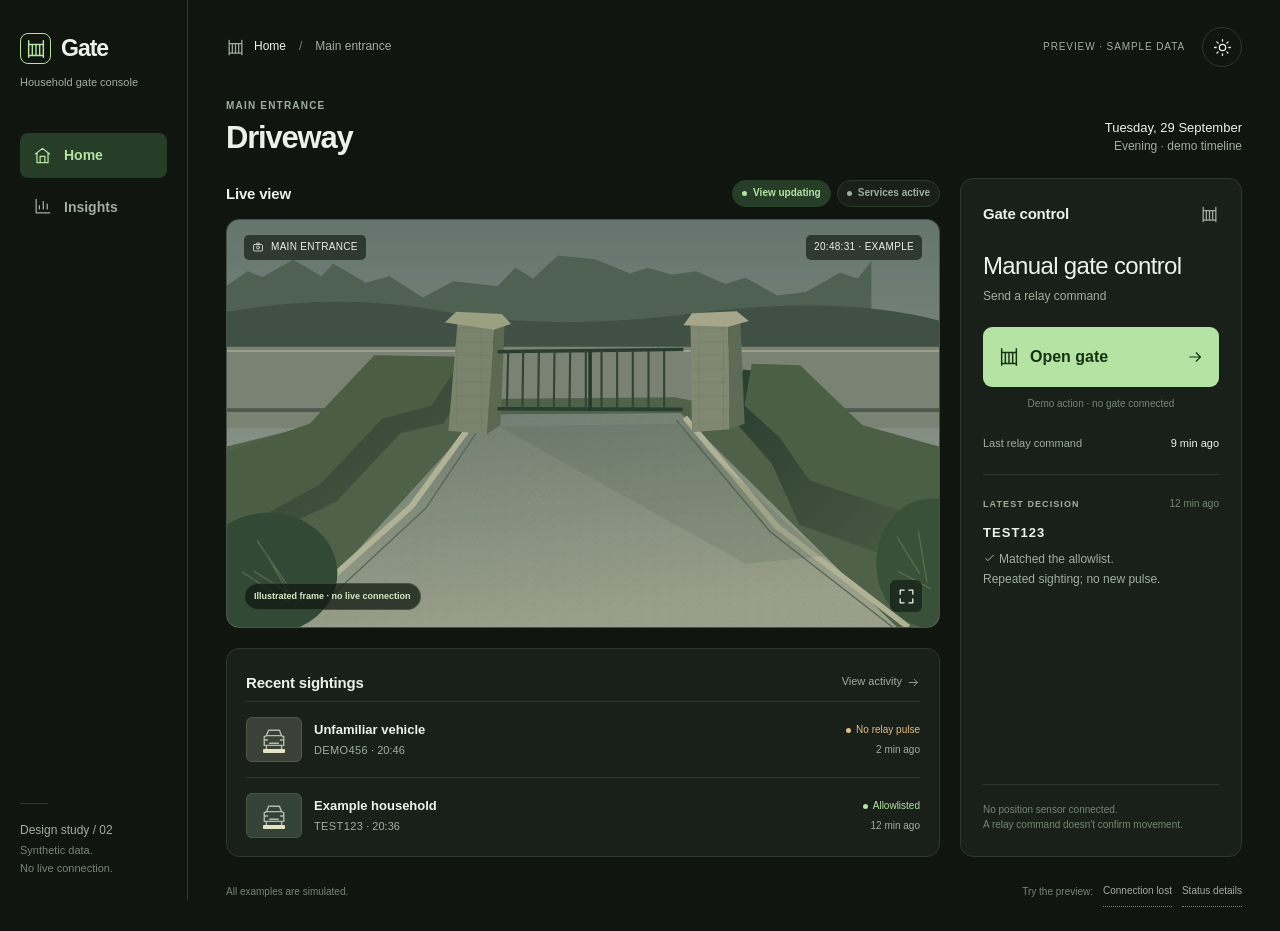
<file: docs/design/alternative.html>
<!doctype html>
<html lang="en">
<head>
  <meta charset="utf-8">
  <meta name="viewport" content="width=device-width, initial-scale=1, viewport-fit=cover">
  <meta name="color-scheme" content="dark light">
  <title>Gate — alternative design preview</title>
  <style>
    :root { --bg:#101510; --surface:#192019; --surface-2:#202920; --line:#2d392d; --text:#edf2e9; --muted:#a0ae9d; --quiet:#758673; --green:#b4e3a4; --green-ink:#173213; --green-dim:#263d27; --amber:#e2bd86; --amber-dim:#3c3426; --red:#efb1a8; --red-dim:#442d2a; --shadow:0 20px 70px rgba(0,0,0,.2); }
    body.light { --bg:#f3f4ee; --surface:#ffffff; --surface-2:#f0f3eb; --line:#dde4d7; --text:#22301f; --muted:#64745e; --quiet:#75856d; --green:#315f31; --green-ink:#ffffff; --green-dim:#e8f1df; --amber:#8c6226; --amber-dim:#f6eddf; --red:#a24235; --red-dim:#f7e7e3; --shadow:0 20px 70px rgba(26,48,24,.09); }
    * { box-sizing:border-box; }
    html { min-width:320px; }
    body { margin:0; background:var(--bg); color:var(--text); font:14px/1.45 -apple-system,BlinkMacSystemFont,"Segoe UI",Arial,sans-serif; -webkit-font-smoothing:antialiased; }
    button { font:inherit; cursor:pointer; }
    button,a { -webkit-tap-highlight-color:transparent; }
    button { color:inherit; }
    button:focus-visible,a:focus-visible { outline:2px solid var(--green); outline-offset:4px; }
    button:disabled { cursor:default; opacity:.55; }
    svg { display:block; }
    .icon { width:19px; height:19px; fill:none; stroke:currentColor; stroke-width:1.6; stroke-linecap:round; stroke-linejoin:round; flex:none; }
    .symbols { position:absolute; width:0; height:0; overflow:hidden; }
    .sidebar { position:fixed; z-index:10; top:0; bottom:0; left:0; width:188px; display:flex; flex-direction:column; padding:32px 20px 22px; border-right:1px solid var(--line); }
    .brand { display:flex; align-items:center; gap:10px; font-size:23px; font-weight:650; letter-spacing:-1px; }
    .brand-mark { display:flex; align-items:center; justify-content:center; width:31px; height:31px; border:1px solid var(--green); border-radius:8px; color:var(--green); }
    .brand-mark .icon { width:22px; height:22px; }
    .brand-note { font-size:11px; color:var(--muted); margin:10px 0 42px; }
    .nav { display:flex; flex-direction:column; gap:7px; }
    .nav-button { display:flex; align-items:center; gap:12px; border:0; padding:12px 13px; border-radius:8px; background:none; text-align:left; color:var(--muted); font-weight:550; }
    .nav-button.active { color:var(--green); background:var(--green-dim); }
    .nav-button:hover { background:var(--surface-2); }
    .sidebar-footer { margin-top:auto; color:var(--quiet); font-size:11px; line-height:1.7; }
    .sidebar-footer strong { font-size:12px; color:var(--muted); font-weight:500; }
    .sidebar-footer .hairline { width:28px; height:1px; background:var(--line); margin-bottom:16px; }
    .main { margin-left:188px; max-width:1560px; padding:27px 38px 24px; }
    .topbar { min-height:40px; display:flex; justify-content:space-between; align-items:center; gap:15px; margin-bottom:32px; }
    .topbar-location { display:flex; align-items:center; gap:9px; font-size:12px; color:var(--muted); }
    .topbar-location span:first-of-type { color:var(--text); }
    .topbar-location .divider { color:var(--quiet); margin:0 4px; }
    .topbar-brand { display:none; }
    .topbar-actions { display:flex; align-items:center; gap:17px; }
    .demo-tag { font-size:10px; text-transform:uppercase; letter-spacing:.09em; color:var(--muted); }
    .icon-button { display:inline-flex; align-items:center; justify-content:center; padding:9px; min-height:40px; min-width:40px; border:1px solid var(--line); background:transparent; border-radius:50%; }
    .icon-button:hover { background:var(--surface-2); }
    .page-header { display:flex; justify-content:space-between; align-items:flex-end; margin-bottom:23px; gap:16px; }
    .eyebrow { color:var(--muted); font-size:10px; font-weight:600; letter-spacing:.12em; text-transform:uppercase; margin:0 0 7px; }
    h1 { margin:0; font-size:31px; line-height:1.12; font-weight:560; letter-spacing:-1.2px; }
    .header-note { color:var(--muted); font-size:12px; text-align:right; }
    .header-note strong { display:block; color:var(--text); font-size:13px; font-weight:500; }
    .top-nav { display:none; }
    .home-layout { display:grid; grid-template-columns:minmax(0,1fr) 282px; gap:20px; }
    .camera-panel { min-width:0; grid-column:1; }
    .camera-heading { min-height:31px; display:flex; align-items:center; justify-content:space-between; gap:8px; margin-bottom:10px; }
    h2 { margin:0; font-size:15px; font-weight:560; letter-spacing:-.2px; }
    .status-pills { display:flex; gap:6px; align-items:center; }
    .pill { display:inline-flex; align-items:center; justify-content:center; gap:6px; border:1px solid var(--line); border-radius:20px; padding:5px 9px; background:var(--surface); color:var(--muted); font-size:10px; font-weight:550; white-space:nowrap; min-height:27px; }
    .pill.ok { color:var(--green); border-color:var(--green-dim); background:var(--green-dim); }
    .pill.warn { color:var(--amber); border-color:var(--amber-dim); background:var(--amber-dim); }
    .pill.offline { color:var(--red); border-color:var(--red-dim); background:var(--red-dim); }
    .dot { width:5px; height:5px; border-radius:50%; background:currentColor; flex:none; }
    .camera { position:relative; background:#303c38; overflow:hidden; border-radius:13px; border:1px solid #485348; }
    .camera:before { content:""; display:block; padding-top:57.2%; }
    .camera-scene { position:absolute; inset:0; width:100%; height:100%; }
    .camera-top { position:absolute; left:17px; right:17px; top:15px; display:flex; justify-content:space-between; color:#e8eee5; font-size:10px; letter-spacing:.03em; }
    .camera-label { display:inline-flex; align-items:center; gap:7px; background:rgba(16,24,17,.65); padding:5px 8px; border-radius:5px; }
    .camera-bottom { position:absolute; left:17px; right:17px; bottom:15px; display:flex; justify-content:space-between; align-items:center; color:#edf2e9; }
    .camera-bottom .pill { background:rgba(16,24,17,.75); color:#d5e9c7; border-color:rgba(196,221,179,.17); font-size:9px; }
    .camera-expand { width:32px; height:32px; min-width:32px; min-height:32px; background:rgba(16,24,17,.65); border:0; border-radius:6px; color:#eef3e9; padding:7px; }
    .camera-offline { position:absolute; inset:0; display:none; align-items:center; justify-content:center; text-align:center; background:rgba(14,20,15,.7); color:#fff; }
    .camera-offline strong { display:block; font-size:20px; margin-bottom:8px; }
    .camera.is-offline .camera-offline { display:flex; }
    .camera.is-offline .camera-scene { opacity:.5; }
    .control-panel { grid-column:2; grid-row:1 / span 2; display:flex; flex-direction:column; background:var(--surface); border:1px solid var(--line); border-radius:13px; padding:24px 22px; }
    .control-top { display:flex; justify-content:space-between; align-items:center; }
    .control-top .icon { color:var(--muted); }
    .control-status { margin:27px 0 22px; }
    .control-status strong { display:block; font-size:24px; font-weight:500; line-height:1.15; letter-spacing:-.65px; }
    .control-status p { margin:8px 0 0; color:var(--muted); font-size:12px; }
    .gate-button { display:flex; align-items:center; justify-content:center; gap:10px; border:0; border-radius:9px; background:var(--green); color:var(--green-ink); min-height:60px; padding:14px 15px; font-size:16px; font-weight:650; }
    .gate-button:hover { filter:brightness(1.06); }
    .gate-button .icon { width:22px; height:22px; }
    .control-caption { color:var(--quiet); font-size:10px; margin:10px 0 0; text-align:center; }
    .command-meta { display:flex; justify-content:space-between; gap:8px; font-size:11px; color:var(--muted); margin-top:25px; padding-bottom:22px; border-bottom:1px solid var(--line); }
    .command-meta strong { color:var(--text); font-weight:500; }
    .decision { padding-top:22px; }
    .decision-heading { display:flex; align-items:center; justify-content:space-between; margin-bottom:12px; }
    .decision-heading .eyebrow { margin:0; font-size:9px; }
    .decision-time { font-size:10px; color:var(--quiet); }
    .decision-plate { font-size:13px; letter-spacing:.08em; font-weight:600; margin-bottom:6px; }
    .decision-text { color:var(--muted); font-size:12px; line-height:1.7; margin:0; }
    .decision-text .icon { width:13px; height:13px; display:inline; vertical-align:-2px; margin-right:3px; color:var(--green); }
    .control-footer { color:var(--quiet); font-size:10px; border-top:1px solid var(--line); margin-top:auto; padding-top:18px; }
    .control-footer a { color:var(--muted); text-decoration:none; border-bottom:1px solid var(--line); }
    .arrivals { grid-column:1; border:1px solid var(--line); border-radius:13px; background:var(--surface); padding:18px 19px 3px; }
    .section-heading { display:flex; justify-content:space-between; align-items:center; gap:12px; margin-bottom:4px; }
    .text-button { padding:7px 0 7px 8px; border:0; background:none; color:var(--muted); font-size:11px; display:inline-flex; align-items:center; gap:5px; }
    .text-button .icon { width:13px; height:13px; }
    .text-button:hover { color:var(--green); }
    .arrival { display:flex; gap:12px; align-items:center; padding:15px 0; border-top:1px solid var(--line); }
    .arrival:first-of-type { border-top:0; }
    .thumb { display:flex; align-items:center; justify-content:center; overflow:hidden; width:56px; height:45px; background:#354236; border:1px solid #455744; border-radius:6px; flex:none; position:relative; }
    .thumb:after { content:""; position:absolute; bottom:8px; width:22px; height:4px; border-radius:1px; background:#e6e3c5; }
    .thumb .icon { color:#aebcad; width:36px; height:26px; stroke-width:1.3; }
    .thumb.secondary { background:#3b4137; border-color:#535744; }
    .arrival-main { min-width:0; flex:1; }
    .arrival-title { font-size:13px; font-weight:550; overflow:hidden; text-overflow:ellipsis; white-space:nowrap; }
    .arrival-sub { color:var(--muted); font-size:11px; margin-top:3px; }
    .arrival-sub .plate { letter-spacing:.035em; }
    .arrival-side { text-align:right; font-size:11px; flex:none; }
    .arrival-time { color:var(--muted); display:block; margin-top:5px; font-size:10px; }
    .reason { display:inline-flex; align-items:center; gap:5px; color:var(--green); font-size:10px; }
    .reason.unknown { color:var(--amber); }
    .home-footer { display:flex; align-items:center; justify-content:space-between; color:var(--quiet); font-size:10px; margin-top:20px; gap:15px; }
    .demo-tools { display:flex; align-items:center; gap:10px; }
    .demo-tools button { border:0; padding:7px 0; background:none; color:var(--muted); font-size:10px; border-bottom:1px dotted var(--quiet); }
    .mobile-nav { display:none; }
    .view[hidden] { display:none; }
    .period-control { display:flex; background:var(--surface); border:1px solid var(--line); padding:4px; border-radius:9px; }
    .period-control button { color:var(--muted); border:0; padding:7px 12px; font-size:11px; border-radius:5px; background:none; }
    .period-control button.active { color:var(--text); background:var(--surface-2); }
    .metric-grid { display:grid; grid-template-columns:repeat(3,minmax(0,1fr)); gap:14px; margin-bottom:19px; }
    .metric { border:1px solid var(--line); border-radius:12px; padding:20px 21px; background:var(--surface); }
    .metric-label { display:flex; align-items:center; justify-content:space-between; color:var(--muted); font-size:11px; }
    .metric-label .icon { color:var(--quiet); width:16px; height:16px; }
    .metric-value { margin:10px 0 7px; font-size:38px; letter-spacing:-1.5px; line-height:1; font-weight:500; }
    .metric-note { font-size:10px; color:var(--muted); }
    .metric-note .up { color:var(--green); }
    .metric-note .warm { color:var(--amber); }
    .metrics-proposal { color:var(--quiet); font-size:10px; margin:-7px 0 18px; }
    .insights-layout { display:grid; grid-template-columns:minmax(0,1.6fr) minmax(255px,1fr); gap:19px; }
    .chart-card,.review-card,.note-card { background:var(--surface); border:1px solid var(--line); border-radius:12px; padding:21px; }
    .chart-card { grid-column:1 / -1; }
    .section-subtitle { color:var(--muted); font-size:11px; margin:5px 0 0; }
    .legend { display:flex; gap:15px; color:var(--muted); font-size:10px; }
    .legend span { display:flex; align-items:center; gap:6px; }
    .legend i { width:7px; height:7px; border-radius:2px; background:var(--green); }
    .legend span:last-child i { background:var(--amber); }
    .chart-wrap { position:relative; margin-top:23px; padding-left:25px; }
    .chart-axis { position:absolute; top:0; bottom:23px; left:0; display:flex; flex-direction:column; justify-content:space-between; color:var(--quiet); font-size:9px; }
    .chart { height:168px; display:flex; align-items:flex-end; gap:8px; position:relative; border-bottom:1px solid var(--line); background:repeating-linear-gradient(to top,transparent 0,transparent calc(33.333% - 1px),var(--line) calc(33.333% - 1px),var(--line) 33.333%); }
    .bar-slot { flex:1; height:100%; min-width:0; position:relative; display:flex; align-items:flex-end; justify-content:center; padding:0 4px; background:none; border:0; }
    .bar-slot:before { position:absolute; content:""; inset:0 -2px; background:var(--surface-2); opacity:0; border-radius:5px 5px 0 0; }
    .bar-slot:hover:before,.bar-slot.selected:before { opacity:.5; }
    .bar { display:flex; flex-direction:column; justify-content:flex-end; width:100%; max-width:47px; position:relative; z-index:1; height:100%; }
    .bar-known { background:var(--green); opacity:.85; border-radius:3px 3px 0 0; min-height:0; }
    .bar-unknown { background:var(--amber); opacity:.88; border-radius:3px 3px 0 0; margin-bottom:2px; min-height:0; }
    .chart-labels { display:flex; color:var(--quiet); font-size:9px; text-align:center; margin-top:8px; gap:8px; }
    .chart-labels span { flex:1; min-width:0; }
    .chart-summary { display:flex; justify-content:space-between; align-items:center; gap:15px; border-top:1px solid var(--line); margin-top:19px; padding-top:15px; color:var(--muted); font-size:11px; }
    .chart-summary strong { color:var(--text); font-weight:500; }
    .chart-selected { color:var(--green); }
    .review-card .arrival { padding:14px 0; }
    .review-card .arrival:last-child { padding-bottom:0; }
    .review-card .arrival-sub { font-size:10px; }
    .review-button { background:none; border:1px solid var(--line); border-radius:6px; color:var(--muted); font-size:10px; padding:7px 10px; }
    .note-card { display:flex; flex-direction:column; }
    .split-bar { display:flex; gap:3px; height:7px; margin:21px 0 16px; }
    .split-bar span:first-child { background:var(--green); border-radius:4px 0 0 4px; }
    .split-bar span:last-child { background:var(--amber); border-radius:0 4px 4px 0; }
    .split-row { display:flex; justify-content:space-between; gap:10px; font-size:11px; margin:0 0 12px; color:var(--muted); }
    .split-row strong { font-weight:500; color:var(--text); }
    .note-foot { margin:8px 0 0; color:var(--quiet); font-size:10px; line-height:1.65; }
    .explanation { margin-top:17px; color:var(--muted); font-size:11px; }
    .explanation summary { cursor:pointer; padding:5px 0; }
    .explanation p { max-width:850px; font-size:11px; line-height:1.75; color:var(--quiet); }
    .modal-backdrop { position:fixed; z-index:40; inset:0; background:rgba(7,12,8,.66); display:flex; justify-content:center; align-items:center; padding:22px; }
    .modal-backdrop[hidden] { display:none; }
    .modal { background:var(--surface); border:1px solid var(--line); border-radius:16px; width:440px; max-width:100%; padding:25px; box-shadow:var(--shadow); max-height:85vh; overflow:auto; }
    .modal-header { display:flex; align-items:center; justify-content:space-between; margin-bottom:17px; gap:15px; }
    .modal h2 { font-size:19px; }
    .modal .icon-button { min-width:32px; min-height:32px; width:32px; height:32px; padding:7px; }
    .modal-row { display:flex; align-items:center; justify-content:space-between; gap:15px; border-top:1px solid var(--line); padding:13px 0; font-size:12px; }
    .modal-row span:first-child { color:var(--muted); }
    .modal-note { font-size:11px; color:var(--muted); line-height:1.8; }
    .modal-picture { height:110px; background:var(--surface-2); border-radius:9px; display:flex; align-items:center; justify-content:center; margin-bottom:17px; }
    .modal-picture .icon { width:100px; height:70px; color:var(--quiet); stroke-width:1; }
    .toast { position:fixed; z-index:60; bottom:25px; left:calc(50% + 94px); transform:translateX(-50%); max-width:calc(100vw - 35px); width:max-content; padding:13px 19px; background:var(--text); color:var(--bg); border-radius:9px; font-size:12px; box-shadow:var(--shadow); }
    .toast[hidden] { display:none; }
    .camera.theatre { position:fixed; z-index:50; inset:5vh 5vw; border-radius:12px; box-shadow:0 0 0 10vw rgba(0,0,0,.8); }
    .camera.theatre:before { display:none; }
    @media (min-width:1550px) { .main { margin-right:auto; } .camera:before { padding-top:54%; } }
    @media (max-width:1180px) {
      .sidebar { display:none; } .main { margin-left:0; padding:22px 26px; }
      .topbar { margin-bottom:25px; } .topbar-location { display:none; } .topbar-brand { display:flex; font-size:20px; }
      .top-nav { display:flex; gap:5px; margin-left:23px; }
      .topbar-left { display:flex; align-items:center; }
      .top-nav .nav-button { padding:9px 13px; gap:7px; font-size:12px; }
      .top-nav .icon { width:16px; height:16px; }
      .home-layout { grid-template-columns:minmax(0,1fr) 264px; gap:17px; }
      .page-header { margin-bottom:21px; }
      .control-panel { padding:22px 19px; }
      .toast { left:50%; }
    }
    @media (min-width:701px) and (max-height:820px) {
      .main { padding-top:15px; padding-bottom:15px; } .topbar { margin-bottom:18px; }
      .page-header { margin-bottom:17px; } .page-header .eyebrow { display:none; } h1 { font-size:24px; } .camera:before { padding-top:50%; }
      .camera-heading { margin-bottom:8px; }
      .home-layout { gap:15px; } .arrivals { padding:12px 17px 0; } .arrival { padding:10px 0; }
      .control-status { margin:23px 0 21px; } .control-footer { padding-top:13px; }
      .home-footer { margin-top:8px; }
    }
    @media (max-width:800px) and (min-width:701px) {
      .main { padding-left:20px; padding-right:20px; }
      .home-layout { grid-template-columns:minmax(0,1fr) 222px; gap:13px; }
      .camera-heading { align-items:flex-start; flex-direction:column; gap:9px; }
      .control-panel { padding:18px 15px; }
      .arrival-side .reason { display:none; }
      .camera:before { padding-top:65%; }
    }
    @media (max-width:700px) {
      .main { padding:14px 17px calc(90px + env(safe-area-inset-bottom,0px)); }
      .topbar { min-height:39px; margin-bottom:23px; gap:5px; }
      .topbar-brand { font-size:21px; } .brand-mark { width:27px; height:27px; border-radius:7px; }
      .brand-mark .icon { width:19px; height:19px; }
      .top-nav { display:none; } .topbar-actions { gap:10px; } .demo-tag { font-size:8px; letter-spacing:.08em; }
      .topbar .icon-button { min-width:34px; min-height:34px; width:34px; height:34px; padding:7px; }
      .page-header { margin-bottom:21px; align-items:center; } .eyebrow { font-size:9px; margin-bottom:6px; }
      h1 { font-size:27px; letter-spacing:-1px; } .header-note { font-size:10px; } .header-note strong { font-size:11px; }
      .home-layout { display:flex; flex-direction:column; gap:14px; }
      .camera-heading { margin-bottom:9px; min-height:29px; } .camera-heading h2 { font-size:13px; }
      .status-pills { gap:4px; } .pill { font-size:9px; padding:5px 7px; min-height:26px; gap:4px; }
      .camera { border-radius:10px; } .camera:before { padding-top:60%; }
      .camera-top { top:12px; left:12px; right:12px; font-size:8px; }
      .camera-bottom { bottom:12px; left:12px; right:12px; }
      .camera-bottom .pill { font-size:8px; }
      .control-panel { display:grid; grid-template-columns:1fr auto; gap:0 10px; padding:16px; border-radius:10px; }
      .control-top { display:none; } .control-status { margin:0 0 13px; } .control-status strong { font-size:16px; letter-spacing:-.25px; }
      .control-status p { margin-top:4px; font-size:10px; }
      .gate-button { grid-column:1 / -1; grid-row:2; min-height:55px; font-size:15px; }
      .control-caption { grid-column:1 / -1; margin:8px 0 0; font-size:9px; }
      .command-meta { grid-column:2; grid-row:1; margin:0; padding:2px 0 0; border:0; flex-direction:column; justify-content:flex-start; gap:3px; text-align:right; font-size:9px; }
      .command-meta strong { font-size:10px; } .decision,.control-footer { display:none; }
      .arrivals { padding:13px 15px 0; border-radius:10px; } .section-heading h2 { font-size:13px; }
      .text-button { font-size:10px; } .arrival { gap:10px; padding:13px 0; }
      .thumb { width:45px; height:40px; } .arrival-title { font-size:12px; } .arrival-sub { font-size:10px; }
      .arrival-side .reason { font-size:9px; } .arrival-time { font-size:9px; }
      .home-footer { align-items:flex-start; flex-direction:column; gap:8px; margin-top:15px; font-size:9px; }
      .demo-tools { gap:11px; } .demo-tools button { font-size:9px; }
      .mobile-nav { position:fixed; z-index:20; bottom:0; left:0; right:0; display:flex; justify-content:center; gap:42px; background:var(--bg); border-top:1px solid var(--line); padding:9px 18px calc(10px + env(safe-area-inset-bottom,0px)); }
      .mobile-nav .nav-button { display:flex; flex-direction:column; gap:3px; padding:5px 21px; font-size:9px; border-radius:7px; }
      .mobile-nav .icon { width:20px; height:20px; }
      .mobile-nav .nav-button.active { background:none; }
      .insights-header { align-items:flex-start; flex-direction:column; gap:17px; margin-bottom:16px; }
      .period-control { width:100%; } .period-control button { flex:1; font-size:11px; padding:8px 10px; }
      .metric-grid { grid-template-columns:repeat(3,minmax(0,1fr)); gap:7px; margin-bottom:13px; }
      .metric { padding:12px 10px; border-radius:9px; } .metric-label { font-size:9px; line-height:1.5; min-height:27px; }
      .metric-label .icon { display:none; } .metric-value { font-size:29px; margin:6px 0 8px; letter-spacing:-1px; }
      .metric-note { font-size:8px; line-height:1.5; }
      .insights-layout { display:flex; flex-direction:column; gap:13px; }
      .chart-card,.review-card,.note-card { padding:16px; border-radius:10px; }
      .chart-card .section-heading { align-items:flex-start; flex-direction:column; gap:12px; }
      .section-subtitle { font-size:10px; margin-top:4px; } .legend { font-size:9px; }
      .chart-wrap { padding-left:20px; margin-top:21px; } .chart { height:143px; gap:3px; }
      .bar-slot { padding:0 2px; } .chart-labels { gap:3px; font-size:8px; }
      .chart-summary { align-items:flex-start; flex-direction:column; gap:7px; font-size:10px; margin-top:14px; padding-top:13px; }
      .split-bar { margin-top:19px; } .explanation { font-size:10px; margin-top:14px; }
      .toast { bottom:86px; font-size:11px; width:calc(100vw - 34px); }
      .modal { padding:20px; border-radius:12px; }
    }
    @media (prefers-reduced-motion:no-preference) { button { transition:background .15s,color .15s; } }
  </style>
</head>
<body>
  <svg class="symbols" xmlns="http://www.w3.org/2000/svg" aria-hidden="true">
    <symbol id="i-gate" viewBox="0 0 24 24"><path d="M4 21V3m16 18V3M4 7h16M4 19h16M8 7v12m4-12v12m4-12v12"/></symbol>
    <symbol id="i-home" viewBox="0 0 24 24"><path d="m3 10 9-7 9 7M5 9v12h14V9m-10 12v-8h6v8"/></symbol>
    <symbol id="i-chart" viewBox="0 0 24 24"><path d="M4 3v17h17M8 15v-4m5 4V6m5 9V9"/></symbol>
    <symbol id="i-sun" viewBox="0 0 24 24"><circle cx="12" cy="12" r="4"/><path d="M12 2v2m0 16v2M2 12h2m16 0h2M5 5l1.5 1.5m11 11L19 19M5 19l1.5-1.5m11-11L19 5"/></symbol>
    <symbol id="i-arrow" viewBox="0 0 24 24"><path d="M4 12h15m-6-6 6 6-6 6"/></symbol>
    <symbol id="i-camera" viewBox="0 0 24 24"><rect x="3" y="7" width="18" height="13" rx="2"/><path d="m8 7 2-3h4l2 3"/><circle cx="12" cy="13" r="3"/></symbol>
    <symbol id="i-car" viewBox="0 0 24 24"><path d="m5 8 2-5h10l2 5M3 17V9l2-1h14l2 1v8H3Zm2 0v3m14-3v3M3 12h3m12 0h3M8 15h8"/></symbol>
    <symbol id="i-check" viewBox="0 0 24 24"><path d="m5 12 4 4L19 6"/></symbol>
    <symbol id="i-expand" viewBox="0 0 24 24"><path d="M4 9V4h5m6 0h5v5M4 15v5h5m6 0h5v-5"/></symbol>
    <symbol id="i-close" viewBox="0 0 24 24"><path d="m5 5 14 14M5 19 19 5"/></symbol>
    <symbol id="i-command" viewBox="0 0 24 24"><path d="m13 2-8 12h6l-1 8 9-13h-7l1-7Z"/></symbol>
    <symbol id="i-clock" viewBox="0 0 24 24"><circle cx="12" cy="12" r="9"/><path d="M12 7v6l4 2"/></symbol>
  </svg>
  <aside class="sidebar" aria-label="Main navigation">
    <div class="brand"><span class="brand-mark"><svg class="icon"><use href="#i-gate"/></svg></span>Gate</div>
    <p class="brand-note">Household gate console</p>
    <nav class="nav">
      <button class="nav-button active" data-view="home" aria-current="page"><svg class="icon"><use href="#i-home"/></svg>Home</button>
      <button class="nav-button" data-view="insights"><svg class="icon"><use href="#i-chart"/></svg>Insights</button>
    </nav>
    <div class="sidebar-footer"><div class="hairline"></div><strong>Design study / 02</strong><br>Synthetic data.<br>No live connection.</div>
  </aside>
  <main class="main">
    <header class="topbar">
      <div class="topbar-left">
        <div class="topbar-location"><svg class="icon"><use href="#i-gate"/></svg><span>Home</span><span class="divider">/</span><span>Main entrance</span></div>
        <div class="brand topbar-brand"><span class="brand-mark"><svg class="icon"><use href="#i-gate"/></svg></span>Gate</div>
        <nav class="top-nav" aria-label="Main navigation">
          <button class="nav-button active" data-view="home" aria-current="page"><svg class="icon"><use href="#i-home"/></svg>Home</button>
          <button class="nav-button" data-view="insights"><svg class="icon"><use href="#i-chart"/></svg>Insights</button>
        </nav>
      </div>
      <div class="topbar-actions"><span class="demo-tag">Preview · sample data</span><button class="icon-button" id="theme-toggle" aria-label="Switch to light theme" title="Switch theme"><svg class="icon"><use href="#i-sun"/></svg></button></div>
    </header>
    <section class="view" id="view-home" aria-label="Home">
      <div class="page-header">
        <div><p class="eyebrow">Main entrance</p><h1>Driveway</h1></div>
        <div class="header-note"><strong>Tuesday, 29 September</strong><span>Evening · demo timeline</span></div>
      </div>
      <div class="home-layout">
        <section class="camera-panel" aria-label="Illustrative camera view">
          <div class="camera-heading"><h2>Live view</h2><div class="status-pills"><button class="pill ok" id="view-status" data-status-dialog><span class="dot"></span><span>View updating</span></button><button class="pill" id="service-status" data-status-dialog><span class="dot"></span><span>Services active</span></button></div></div>
          <div class="camera" id="camera">
            <svg class="camera-scene" viewBox="0 0 1000 572" preserveAspectRatio="xMidYMid slice" role="img" aria-label="Synthetic illustration of a quiet driveway, gateposts and garden; not a camera photograph">
              <defs>
                <linearGradient id="sky" x2="0" y2="1"><stop stop-color="#6c7c76"/><stop offset="1" stop-color="#afb1a0"/></linearGradient>
                <linearGradient id="drive" x2=".3" y2="1"><stop stop-color="#778478"/><stop offset="1" stop-color="#a7ab95"/></linearGradient>
                <linearGradient id="hedge" x2="1" y2="1"><stop stop-color="#293e32"/><stop offset="1" stop-color="#536247"/></linearGradient>
                <pattern id="stone" width="34" height="19" patternUnits="userSpaceOnUse"><path d="M0 0h34M0 19h34M17 0v19" stroke="#657261" stroke-width="1" opacity=".45"/></pattern>
                <pattern id="gravel" width="21" height="17" patternUnits="userSpaceOnUse"><circle cx="4" cy="7" r=".8" fill="#e4e4c9" opacity=".19"/><path d="m14 3 2 1m-5 9 3-1" stroke="#354537" stroke-width="1" opacity=".13"/></pattern>
              </defs>
              <path fill="url(#sky)" d="M0 0h1000v572H0z"/>
              <path fill="#536658" d="m0 92 29-20 21 8 43-24 40 23 16-18 46 27 33-9 47 30 43-23 62 7 25-26 25 15 35-32 52 5 49 20 25-8 34 10 34-5 41 18 28-9 45 25 40-5 48-27 25 8 19-24v117H0z"/>
              <path fill="#445447" d="M0 129q160-28 307 0t350 2 343 10v85H0z"/>
              <path fill="#858b7b" d="M0 178h1000v114H0z"/>
              <path d="M0 184h1000" stroke="#b4b7a0" stroke-width="3" opacity=".75"/>
              <path d="M0 267h1000" stroke="#515d52" stroke-width="5"/>
              <path d="m0 318 268-66 361-3 371 75v248H0z" fill="#56664e"/>
              <path d="m357 273 280-2 304 301H85z" fill="url(#drive)"/>
              <path d="m357 273 280-2 304 301H85z" fill="url(#gravel)"/>
              <path d="m352 275-93 127L69 572M643 277l129 153 185 142" fill="none" stroke="#c0c0a2" stroke-width="8"/>
              <path d="m362 281-83 124L99 572M631 281l132 157 172 134" fill="none" stroke="#5e6f5b" stroke-width="2"/>
              <path d="m-30 360 150-48 92-110 139 4-47 80-60 13-91 97L0 469Z" fill="url(#hedge)"/>
              <path d="m-30 336 146-50 91-96 126 2-46 69-69 18-87 92L0 443Z" fill="#506347"/>
              <path d="m725 210 73 9 73 86 129 29v164l-196-70-39-86-62-71z" fill="url(#hedge)"/>
              <path d="m737 202 68 2 87 84 108 30v108l-182-60-42-61-49-44z" fill="#506448"/>
              <path d="m311 296 54 5 11-157-52-3z" fill="#858d74"/>
              <path d="m365 301 19-13 6-143-14-1z" fill="#626f58"/>
              <path d="m306 144 16-15 64 3 13 14-24 8z" fill="#a9ac8b"/>
              <path d="m317 292 48 5 10-142-52-8z" fill="url(#stone)"/>
              <path d="m653 298 53-4-2-151-53 2z" fill="#8b9279"/>
              <path d="m706 294 21-8-6-143h-17z" fill="#64705a"/>
              <path d="m641 148 12-17 63-3 17 14-29 8z" fill="#b5b495"/>
              <path d="m657 292 45-3-2-139-46 1z" fill="url(#stone)"/>
              <path d="m380 185 261-3m-261 83 260 1" stroke="#2a3d31" stroke-width="5"/>
              <path d="m395 184-2 81m23-81-1 81m23-81-1 81m23-81-1 81m23-81-1 81m23-81v81m22-81v81m22-81v81m22-81v81m22-81v81m22-81v81" stroke="#344639" stroke-width="3"/>
              <path d="M510 182v86" stroke="#253a2c" stroke-width="5"/>
              <path d="m382 290 250-4 206 186-109 11Z" fill="#354d39" opacity=".13"/>
              <ellipse cx="58" cy="496" rx="97" ry="85" fill="#344c38"/><ellipse cx="989" cy="482" rx="77" ry="91" fill="#3c543b"/>
              <path d="m21 494 67 44m-30-64 33 58m-49-82 45 66m-50-23 68 42M941 445l32 52m-2-60 12 72m-41-16 47 25" stroke="#78855c" stroke-width="2" opacity=".6"/>
              <path d="M0 0h1000v572H0z" fill="#20322a" opacity=".10"/>
            </svg>
            <div class="camera-top"><span class="camera-label"><svg class="icon" style="width:12px;height:12px"><use href="#i-camera"/></svg>MAIN ENTRANCE</span><span class="camera-label">20:48:31 · EXAMPLE</span></div>
            <div class="camera-bottom"><span class="pill">Illustrated frame · no live connection</span><button class="icon-button camera-expand" id="camera-expand" aria-label="Expand illustrative camera view"><svg class="icon"><use href="#i-expand"/></svg></button></div>
            <div class="camera-offline"><div><strong>View paused</strong><span>Last image retained · simulated connection loss</span></div></div>
          </div>
        </section>
        <section class="control-panel" aria-label="Simulated gate control">
          <div class="control-top"><h2>Gate control</h2><svg class="icon"><use href="#i-gate"/></svg></div>
          <div class="control-status"><strong id="control-heading">Manual gate control</strong><p>Send a relay command</p></div>
          <button class="gate-button" id="gate-button"><svg class="icon"><use href="#i-gate"/></svg><span>Open gate</span><svg class="icon" style="width:17px;margin-left:auto"><use href="#i-arrow"/></svg></button>
          <p class="control-caption">Demo action · no gate connected</p>
          <div class="command-meta"><span>Last relay command</span><strong id="last-command">9 min ago</strong></div>
          <div class="decision">
            <div class="decision-heading"><p class="eyebrow">Latest decision</p><span class="decision-time">12 min ago</span></div>
            <div class="decision-plate">TEST123</div>
            <p class="decision-text"><svg class="icon"><use href="#i-check"/></svg>Matched the allowlist.<br>Repeated sighting; no new pulse.</p>
          </div>
          <div class="control-footer">No position sensor connected.<br>A relay command doesn't confirm movement.</div>
        </section>
        <section class="arrivals" aria-label="Recent sightings">
          <div class="section-heading"><h2>Recent sightings</h2><button class="text-button" id="all-sightings">View activity<svg class="icon"><use href="#i-arrow"/></svg></button></div>
          <div class="arrival">
            <div class="thumb secondary"><svg class="icon"><use href="#i-car"/></svg></div>
            <div class="arrival-main"><div class="arrival-title">Unfamiliar vehicle</div><div class="arrival-sub"><span class="plate">DEMO456</span> · 20:46</div></div>
            <div class="arrival-side"><span class="reason unknown"><span class="dot"></span>No relay pulse</span><span class="arrival-time">2 min ago</span></div>
          </div>
          <div class="arrival">
            <div class="thumb"><svg class="icon"><use href="#i-car"/></svg></div>
            <div class="arrival-main"><div class="arrival-title">Example household</div><div class="arrival-sub"><span class="plate">TEST123</span> · 20:36</div></div>
            <div class="arrival-side"><span class="reason"><span class="dot"></span>Allowlisted</span><span class="arrival-time">12 min ago</span></div>
          </div>
        </section>
      </div>
      <div class="home-footer"><span>All examples are simulated.</span><div class="demo-tools"><span>Try the preview:</span><button id="simulate-outage">Connection lost</button><button id="status-details">Status details</button></div></div>
    </section>
    <section class="view" id="view-insights" aria-label="Insights" hidden>
      <div class="page-header insights-header"><div><p class="eyebrow">Recorded sightings</p><h1>Gate activity</h1></div><div class="period-control" aria-label="Example reporting period"><button class="active" data-period="today" aria-pressed="true">Today</button><button data-period="week" aria-pressed="false">7 days</button><button data-period="month" aria-pressed="false">30 days</button></div></div>
      <div class="metric-grid">
        <section class="metric"><div class="metric-label">Recorded sightings<svg class="icon"><use href="#i-camera"/></svg></div><div class="metric-value" id="metric-total">42</div><div class="metric-note" id="metric-total-note"><span class="up">8 more</span> than yesterday</div></section>
        <section class="metric"><div class="metric-label">Unfamiliar sightings<svg class="icon"><use href="#i-car"/></svg></div><div class="metric-value" id="metric-unknown">10</div><div class="metric-note" id="metric-unknown-note"><span class="warm">4 different plates</span> observed</div></section>
        <section class="metric"><div class="metric-label">Relay commands<svg class="icon"><use href="#i-command"/></svg></div><div class="metric-value" id="metric-relays">18</div><div class="metric-note" id="metric-relay-note">16 automatic · 2 manual</div></section>
      </div>
      <p class="metrics-proposal">Demo metrics · comparisons, distinct-plate counts and complete relay-command totals are proposed additions.</p>
      <div class="insights-layout">
        <section class="chart-card" aria-label="Illustrative sightings over time">
          <div class="section-heading"><div><h2>When things happened</h2><p class="section-subtitle" id="chart-period-label">Recorded sightings, grouped into two-hour windows</p></div><div class="legend"><span><i></i>Allowlisted</span><span><i></i>Unfamiliar</span></div></div>
          <div class="chart-wrap"><div class="chart-axis" aria-hidden="true"><span id="axis-top">12</span><span id="axis-mid">6</span><span>0</span></div><div class="chart" id="chart" aria-label="Select a time window for its counts"></div><div class="chart-labels" id="chart-labels" aria-hidden="true"></div></div>
          <div class="chart-summary"><span id="busiest-label">Busiest window <strong>16:00–18:00</strong></span><span class="chart-selected" id="chart-selection" role="status">Select a bar to see the detail</span></div>
        </section>
        <section class="review-card">
          <div class="section-heading"><div><h2>Unfamiliar sightings</h2><p class="section-subtitle">Latest examples in this period</p></div></div>
          <div class="arrival"><div class="thumb secondary"><svg class="icon"><use href="#i-car"/></svg></div><div class="arrival-main"><div class="arrival-title">DEMO456</div><div class="arrival-sub">20:46 · No relay pulse</div></div><button class="review-button" data-review="DEMO456">Review</button></div>
          <div class="arrival"><div class="thumb secondary"><svg class="icon"><use href="#i-car"/></svg></div><div class="arrival-main"><div class="arrival-title">SAMPLE7</div><div class="arrival-sub">16:22 · No relay pulse</div></div><button class="review-button" data-review="SAMPLE7">Review</button></div>
        </section>
        <section class="note-card">
          <div class="section-heading"><h2>What the camera recorded</h2></div>
          <div class="split-bar" aria-hidden="true"><span id="split-known" style="width:76%"></span><span id="split-unknown" style="width:24%"></span></div>
          <div class="split-row"><span>Allowlisted sightings</span><strong id="split-known-label">32 / 76%</strong></div>
          <div class="split-row"><span>Unfamiliar sightings</span><strong id="split-unknown-label">10 / 24%</strong></div>
          <p class="note-foot">A record of what was seen, not an accuracy score. One vehicle can produce several sightings.</p>
        </section>
      </div>
      <details class="explanation"><summary>How to read these numbers</summary><p>All values in this preview are illustrative. Sightings are stored recognition events after the application's existing suppression rules; they are not confirmed visits, vehicle movements or traffic totals. Different plate strings may belong to the same vehicle. Relay commands do not confirm a physical gate opening. A production version must count actual command outcomes, including manual commands, before showing this metric. Comparisons use equal elapsed periods; today is not compared with a complete previous day. No confidence or allowlist percentage is presented as recognition accuracy.</p></details>
    </section>
  </main>
  <nav class="mobile-nav" aria-label="Main navigation"><button class="nav-button active" data-view="home" aria-current="page"><svg class="icon"><use href="#i-home"/></svg>Home</button><button class="nav-button" data-view="insights"><svg class="icon"><use href="#i-chart"/></svg>Insights</button></nav>
  <div class="modal-backdrop" id="modal-backdrop" hidden><section class="modal" role="dialog" aria-modal="true" aria-labelledby="modal-title"><div class="modal-header"><h2 id="modal-title">Stream status</h2><button class="icon-button" id="modal-close" aria-label="Close dialog"><svg class="icon"><use href="#i-close"/></svg></button></div><div id="modal-body"></div></section></div>
  <div class="toast" id="toast" role="status" hidden></div>
  <script>
  (function () {
    'use strict';
    // Entirely local synthetic data. This file makes no requests and cannot operate a gate.
    var periods = {
      today: { total:42, unknown:10, plates:4, relays:18, manual:2, change:8, compare:'yesterday', max:12, labels:['00','02','04','06','08','10','12','14','16','18','20'], known:[0,0,0,2,5,3,2,3,8,5,4], unfamiliar:[0,0,0,0,1,1,1,1,3,1,2], unit:'two-hour windows · today to 20:48', busiest:'16:00–18:00' },
      week: { total:268, unknown:57, plates:18, relays:109, manual:13, change:23, compare:'the previous 7 days', max:60, labels:['Wed','Thu','Fri','Sat','Sun','Mon','Tue'], known:[25,27,30,41,29,27,32], unfamiliar:[6,7,8,12,8,6,10], unit:'days', busiest:'Saturday', },
      month: { total:1084, unknown:236, plates:51, relays:443, manual:48, change:61, compare:'the previous 30 days', max:160, labels:['31–02','03–05','06–08','09–11','12–14','15–17','18–20','21–23','24–26','27–29'], known:[75,88,71,83,98,84,79,106,86,78], unfamiliar:[21,26,17,23,28,21,22,32,25,21], unit:'three-day windows · 31 Aug–29 Sep', busiest:'21–23 September' }
    };
    var offline = false;
    var modalTrigger = null;
    var toastTimer = null;
    function $(id) { return document.getElementById(id); }
    function each(selector, fn) { Array.prototype.forEach.call(document.querySelectorAll(selector),fn); }
    function openView(name) {
      each('.view',function (section) { section.hidden = section.id !== 'view-' + name; });
      each('[data-view]',function (button) { var active = button.getAttribute('data-view') === name; button.classList.toggle('active',active); if (active) button.setAttribute('aria-current','page'); else button.removeAttribute('aria-current'); });
      window.scrollTo(0,0);
    }
    function showToast(message) {
      clearTimeout(toastTimer); $('toast').textContent = message; $('toast').hidden = false;
      toastTimer = setTimeout(function () { $('toast').hidden = true; },5000);
    }
    function openModal(title,html) { modalTrigger = document.activeElement; $('modal-title').textContent = title; $('modal-body').innerHTML = html; $('modal-backdrop').hidden = false; $('modal-close').focus(); }
    function closeModal() { $('modal-backdrop').hidden = true; if (modalTrigger && modalTrigger.focus) modalTrigger.focus(); }
    function showStatus() {
      var frame = offline ? 'Last sample 24 seconds ago' : 'Example frame loaded &lt; 1s ago';
      var source = offline ? 'Connection unavailable' : 'Example source age: 1 second';
      openModal('Stream status','<div class="modal-row"><span>On this screen</span><strong>'+frame+'</strong></div><div class="modal-row"><span>On the Pi</span><strong>'+source+'</strong></div><div class="modal-row"><span>Services</span><strong>'+(offline?'Unknown':'Example: all active')+'</strong></div><p class="modal-note">These are simulated states. In the real application, image freshness and service state are separate checks. An active process does not prove that recognition is making progress.</p><p class="modal-note">Tap either status pill to see these details.</p>');
    }
    function renderPeriod(key) {
      var data = periods[key];
      $('metric-total').textContent = data.total.toLocaleString(); $('metric-unknown').textContent = data.unknown; $('metric-relays').textContent = data.relays;
      $('metric-total-note').innerHTML = '<span class="up">'+data.change+' more</span> than '+data.compare;
      $('metric-unknown-note').innerHTML = '<span class="warm">'+data.plates+' different plates</span> observed';
      $('metric-relay-note').textContent = (data.relays-data.manual)+' automatic · '+data.manual+' manual';
      $('chart-period-label').textContent = 'Recorded sightings, grouped into '+data.unit;
      $('axis-top').textContent = data.max; $('axis-mid').textContent = data.max / 2;
      $('busiest-label').innerHTML = 'Busiest '+(key==='week'?'day':'window')+' <strong>'+data.busiest+'</strong>';
      $('chart-selection').textContent = 'Select a bar to see the detail';
      $('chart').innerHTML = ''; $('chart-labels').innerHTML = '';
      data.labels.forEach(function (label,index) {
        var button = document.createElement('button'); button.type = 'button'; button.className = 'bar-slot';
        button.setAttribute('aria-label',label+(key==='today'?':00':'')+': '+data.known[index]+' allowlisted sightings, '+data.unfamiliar[index]+' unfamiliar sightings');
        button.innerHTML = '<span class="bar"><span class="bar-unknown" style="height:'+(data.unfamiliar[index]/data.max*100)+'%;'+(!data.unfamiliar[index]?'margin:0;':'')+'"></span><span class="bar-known" style="height:'+(data.known[index]/data.max*100)+'%"></span></span>';
        button.addEventListener('click',function () { each('.bar-slot',function (bar) { bar.classList.remove('selected'); }); button.classList.add('selected'); $('chart-selection').textContent = (key==='today'?label+':00':label)+' · '+data.known[index]+' allowlisted / '+data.unfamiliar[index]+' unfamiliar'; });
        $('chart').appendChild(button); var tick = document.createElement('span'); tick.textContent = label; $('chart-labels').appendChild(tick);
      });
      var known = data.total-data.unknown; var percentage = Math.round(known/data.total*100);
      $('split-known').style.width = percentage+'%'; $('split-unknown').style.width = (100-percentage)+'%';
      $('split-known-label').textContent = known+' / '+percentage+'%'; $('split-unknown-label').textContent = data.unknown+' / '+(100-percentage)+'%';
      each('[data-period]',function (button) { var selected = button.getAttribute('data-period')===key; button.classList.toggle('active',selected); button.setAttribute('aria-pressed',selected?'true':'false'); });
    }
    each('[data-view]',function (button) { button.addEventListener('click',function () { openView(button.getAttribute('data-view')); }); });
    each('[data-period]',function (button) { button.addEventListener('click',function () { renderPeriod(button.getAttribute('data-period')); }); });
    each('[data-status-dialog]',function (button) { button.addEventListener('click',showStatus); });
    $('status-details').addEventListener('click',showStatus);
    $('theme-toggle').addEventListener('click',function () { var light = document.body.classList.toggle('light'); $('theme-toggle').setAttribute('aria-label','Switch to '+(light?'dark':'light')+' theme'); });
    $('simulate-outage').addEventListener('click',function () {
      offline = !offline; $('camera').classList.toggle('is-offline',offline);
      $('view-status').className = 'pill '+(offline?'offline':'ok'); $('view-status').innerHTML = '<span class="dot"></span><span>'+(offline?'View paused':'View updating')+'</span>';
      $('service-status').className = 'pill '+(offline?'warn':''); $('service-status').innerHTML = '<span class="dot"></span><span>'+(offline?'Status unknown':'Services active')+'</span>';
      $('simulate-outage').textContent = offline ? 'Restore connection' : 'Connection lost';
    });
    $('gate-button').addEventListener('click',function () { $('last-command').textContent = 'Just now · demo'; $('control-heading').textContent = 'Command simulated.'; showToast('Demo relay command recorded. No request sent; no gate connected.'); setTimeout(function () { $('control-heading').textContent = 'Manual gate control'; },4500); });
    $('all-sightings').addEventListener('click',function () { openView('insights'); showToast('Preview: explore the recorded sightings below.'); });
    $('camera-expand').addEventListener('click',function () { var expanded = $('camera').classList.toggle('theatre'); $('camera-expand').setAttribute('aria-label',expanded?'Close expanded illustrative camera view':'Expand illustrative camera view'); });
    each('[data-review]',function (button) { button.addEventListener('click',function () { var plate = button.getAttribute('data-review'); openModal('Sightings, explained','<div class="modal-picture"><svg class="icon"><use href="#i-car"/></svg></div><div class="modal-row"><span>Observed plate</span><strong>'+plate+'</strong></div><div class="modal-row"><span>Decision</span><strong>Not on the allowlist</strong></div><div class="modal-row"><span>Relay command</span><strong>None requested</strong></div><div class="modal-row"><span>Recorded</span><strong>Today, '+(plate==='DEMO456'?'20:46':'16:22')+'</strong></div><p class="modal-note">Synthetic example. A real review would show the captured image and candidate readings together. An unfamiliar reading does not establish who drove the vehicle.</p>'); }); });
    $('modal-close').addEventListener('click',closeModal);
    $('modal-backdrop').addEventListener('click',function (event) { if (event.target === $('modal-backdrop')) closeModal(); });
    document.addEventListener('keydown',function (event) { if (event.key==='Escape') { if (!$('modal-backdrop').hidden) closeModal(); $('camera').classList.remove('theatre'); $('camera-expand').setAttribute('aria-label','Expand illustrative camera view'); } if (event.key==='Tab' && !$('modal-backdrop').hidden) { event.preventDefault(); $('modal-close').focus(); } });
    renderPeriod('today');
  }());
  </script>
</body>
</html>
</file>
